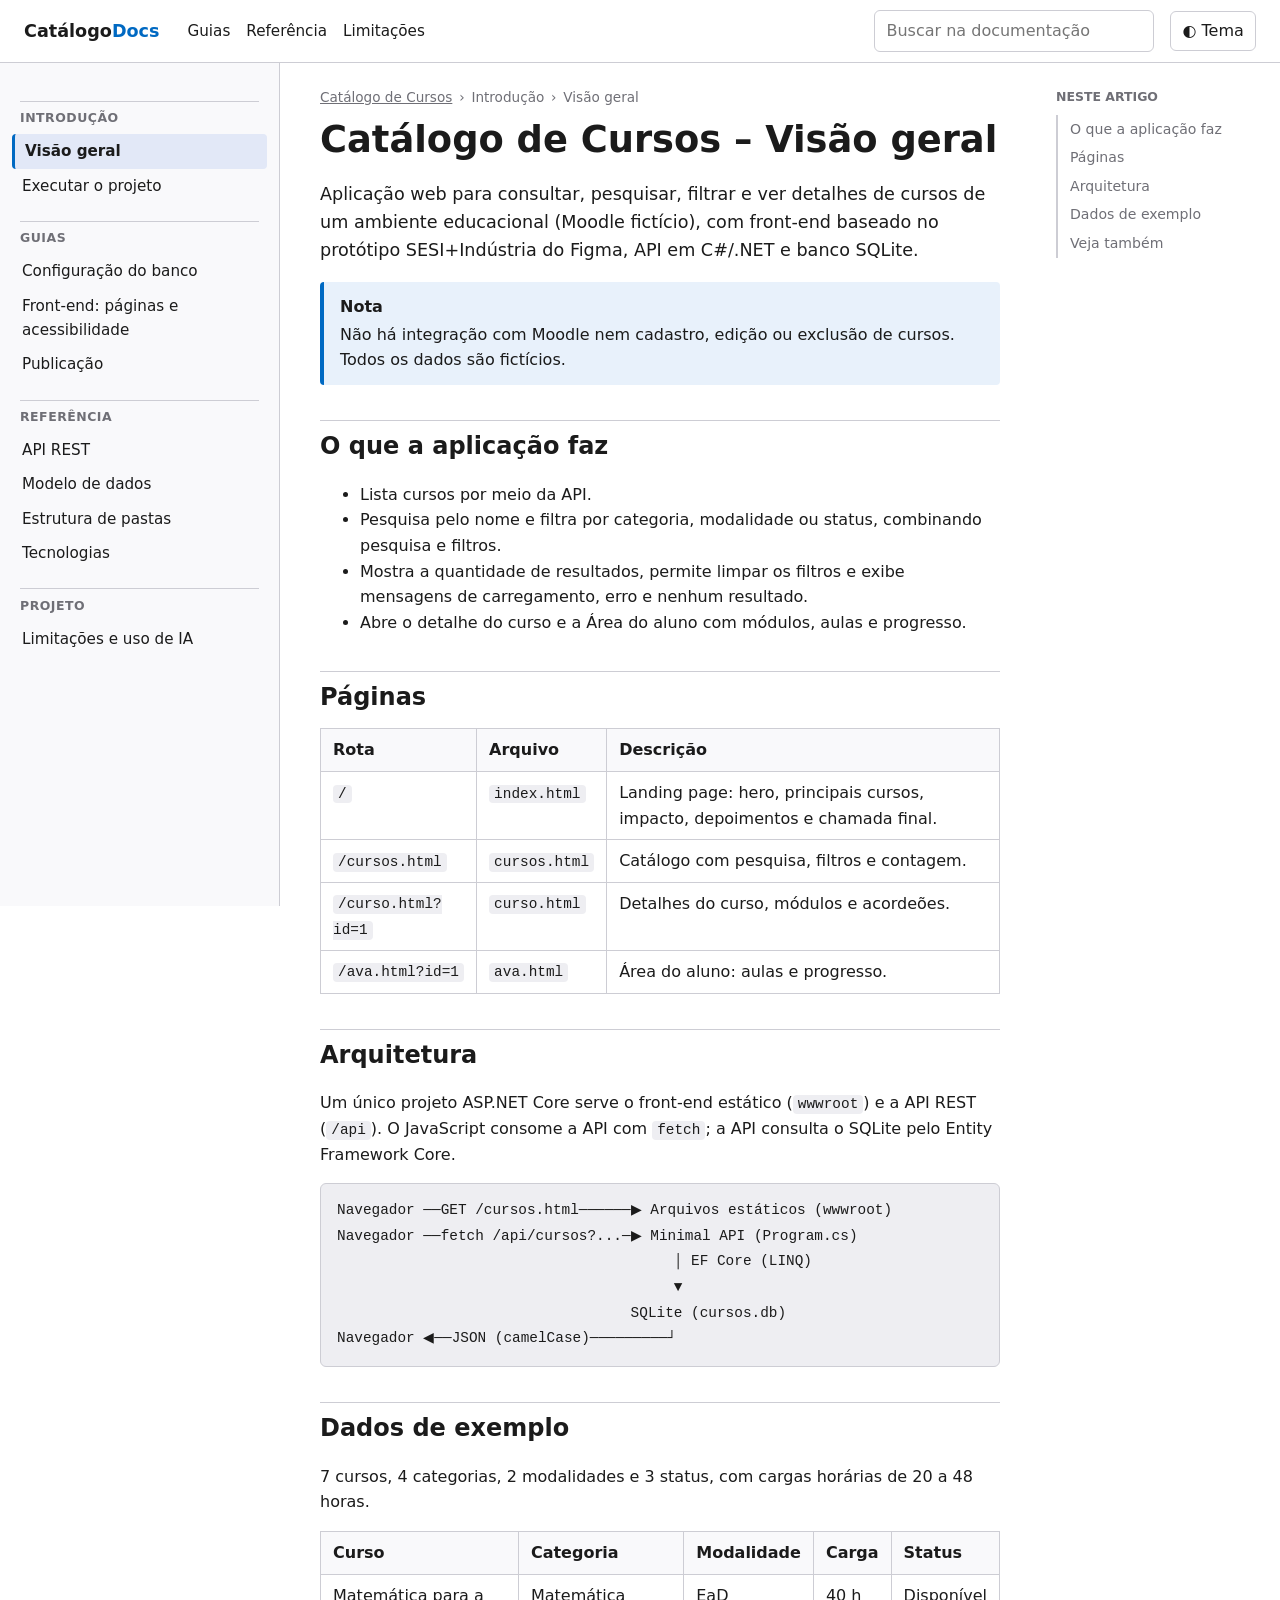
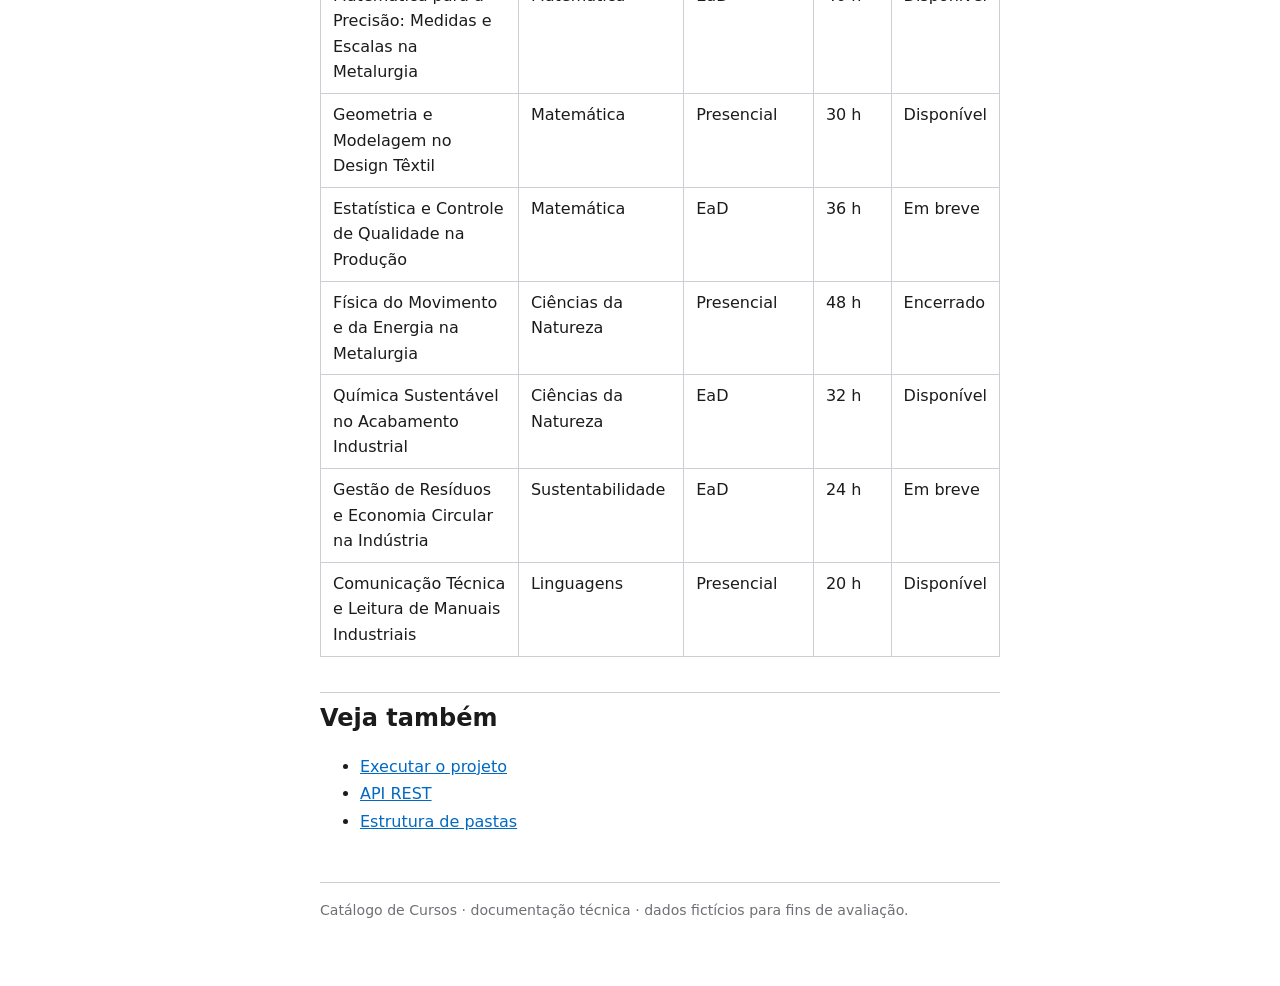
<file: docs/index.html>
<!doctype html>
<html lang="pt-BR">

<head>
  <meta charset="utf-8">
  <meta name="viewport" content="width=device-width,initial-scale=1">
  <title>Catálogo de Cursos – Documentação</title>
  <style>
    :root {
      --bg: #fff;
      --fg: #1b1b1b;
      --mut: #6f6f76;
      --link: #0069c2;
      --side: #f9f9fb;
      --line: #cdcdd4;
      --code: #eeeef2;
      --note: #e8f1fb;
      --noteb: #0069c2;
      --warn: #fdf3e1;
      --warnb: #c47d00;
      --hl: #e2e8f7
    }

    [data-theme=dark] {
      --bg: #1b1b1b;
      --fg: #fff;
      --mut: #b0b0b6;
      --link: #8cb4ff;
      --side: #222226;
      --line: #4a4a50;
      --code: #2b2b30;
      --note: #1d2a3c;
      --noteb: #8cb4ff;
      --warn: #33291a;
      --warnb: #f0b44d;
      --hl: #2c3550
    }

    @media(prefers-color-scheme:dark) {
      :root:not([data-theme=light]) {
        --bg: #1b1b1b;
        --fg: #fff;
        --mut: #b0b0b6;
        --link: #8cb4ff;
        --side: #222226;
        --line: #4a4a50;
        --code: #2b2b30;
        --note: #1d2a3c;
        --noteb: #8cb4ff;
        --warn: #33291a;
        --warnb: #f0b44d;
        --hl: #2c3550
      }
    }

    * {
      box-sizing: border-box
    }

    body {
      margin: 0;
      background: var(--bg);
      color: var(--fg);
      font: 16px/1.6 system-ui, -apple-system, "Segoe UI", sans-serif
    }

    a {
      color: var(--link)
    }

    :focus-visible {
      outline: 3px solid #1a73e8;
      outline-offset: 2px
    }

    header.top {
      position: sticky;
      top: 0;
      z-index: 10;
      display: flex;
      align-items: center;
      gap: 16px;
      padding: 10px 24px;
      background: var(--bg);
      border-bottom: 1px solid var(--line)
    }

    .logo {
      font-weight: 800;
      font-size: 1.1rem;
      text-decoration: none;
      color: var(--fg)
    }

    .logo span {
      color: var(--link)
    }

    .top nav {
      display: flex;
      gap: 16px;
      margin-left: 12px
    }

    .top nav a {
      color: var(--fg);
      text-decoration: none;
      font-size: .95rem
    }

    .top nav a:hover {
      text-decoration: underline
    }

    .top .sp {
      flex: 1
    }

    .top input {
      width: min(280px, 30vw);
      padding: .45rem .7rem;
      border: 1px solid var(--line);
      border-radius: 6px;
      background: var(--bg);
      color: var(--fg);
      font: inherit
    }

    .top button {
      border: 1px solid var(--line);
      background: var(--bg);
      color: var(--fg);
      border-radius: 6px;
      padding: .4rem .7rem;
      cursor: pointer;
      font: inherit
    }

    .layout {
      display: grid;
      grid-template-columns: 280px minmax(0, 1fr) 240px;
      max-width: 1500px;
      margin: auto
    }

    aside.side {
      background: var(--side);
      border-right: 1px solid var(--line);
      padding: 20px 12px;
      position: sticky;
      top: 57px;
      height: calc(100vh - 57px);
      overflow: auto
    }

    .side h2 {
      font-size: .78rem;
      text-transform: uppercase;
      letter-spacing: .04em;
      color: var(--mut);
      margin: 18px 8px 6px
    }

    .side ul {
      list-style: none;
      margin: 0;
      padding: 0
    }

    .side a {
      display: block;
      padding: 5px 10px;
      border-radius: 4px;
      color: var(--fg);
      text-decoration: none;
      font-size: .95rem
    }

    .side a:hover {
      background: var(--hl)
    }

    .side a[aria-current=page] {
      background: var(--hl);
      font-weight: 700;
      border-left: 3px solid var(--link)
    }

    main {
      padding: 24px 40px 64px;
      min-width: 0
    }

    .crumbs {
      font-size: .85rem;
      color: var(--mut)
    }

    .crumbs a {
      color: var(--mut)
    }

    .crumbs span+span::before {
      content: "›";
      margin: 0 .5em
    }

    h1 {
      font-size: 2.3rem;
      line-height: 1.2;
      margin: .6rem 0 1rem
    }

    h2 {
      font-size: 1.5rem;
      margin: 2.2rem 0 .6rem;
      padding-top: .4rem;
      border-top: 1px solid var(--line)
    }

    h3 {
      font-size: 1.15rem;
      margin: 1.6rem 0 .4rem
    }

    p.lead {
      font-size: 1.1rem
    }

    code {
      background: var(--code);
      padding: .1em .35em;
      border-radius: 4px;
      font: .9em ui-monospace, Menlo, Consolas, monospace
    }

    pre {
      background: var(--code);
      padding: 14px 16px;
      border-radius: 6px;
      overflow: auto;
      border: 1px solid var(--line)
    }

    pre code {
      padding: 0;
      background: none
    }

    table {
      border-collapse: collapse;
      width: 100%;
      margin: 12px 0;
      display: block;
      overflow-x: auto
    }

    th,
    td {
      border: 1px solid var(--line);
      padding: 8px 12px;
      text-align: left;
      vertical-align: top
    }

    th {
      background: var(--side)
    }

    .note,
    .warn {
      padding: 12px 16px;
      border-left: 4px solid var(--noteb);
      background: var(--note);
      border-radius: 4px;
      margin: 16px 0
    }

    .warn {
      border-color: var(--warnb);
      background: var(--warn)
    }

    .note strong:first-child,
    .warn strong:first-child {
      display: block;
      margin-bottom: 2px
    }

    .get {
      display: inline-block;
      background: #1f7a3d;
      color: #fff;
      font-weight: 700;
      font-size: .8rem;
      padding: 1px 8px;
      border-radius: 4px;
      margin-right: 6px
    }

    .see li {
      margin: 2px 0
    }

    aside.toc {
      padding: 24px 16px;
      position: sticky;
      top: 57px;
      height: calc(100vh - 57px);
      overflow: auto;
      font-size: .88rem
    }

    .toc h2 {
      font-size: .78rem;
      text-transform: uppercase;
      color: var(--mut);
      margin: 0 0 8px;
      border: 0;
      padding: 0
    }

    .toc ul {
      list-style: none;
      margin: 0;
      padding: 0;
      border-left: 2px solid var(--line)
    }

    .toc a {
      display: block;
      padding: 3px 12px;
      color: var(--mut);
      text-decoration: none
    }

    .toc a:hover {
      color: var(--link)
    }

    footer {
      border-top: 1px solid var(--line);
      margin-top: 48px;
      padding-top: 16px;
      color: var(--mut);
      font-size: .88rem
    }

    @media(max-width:1100px) {
      .layout {
        grid-template-columns: 260px minmax(0, 1fr)
      }

      aside.toc {
        display: none
      }
    }

    @media(max-width:760px) {
      .layout {
        grid-template-columns: 1fr
      }

      aside.side {
        position: static;
        height: auto;
        border-right: 0;
        border-bottom: 1px solid var(--line)
      }

      main {
        padding: 20px
      }

      .top nav {
        display: none
      }

      .top input {
        width: 100%
      }
    }
  </style>
</head>

<body>
  <header class="top">
    <a class="logo" href="#/visao-geral">Catálogo<span>Docs</span></a>
    <nav aria-label="Atalhos"><a href="#/execucao">Guias</a><a href="#/api">Referência</a><a
        href="#/limitacoes">Limitações</a></nav>
    <span class="sp"></span>
    <label class="sr" for="q" style="position:absolute;left:-999px">Buscar na documentação</label>
    <input id="q" type="search" placeholder="Buscar na documentação" autocomplete="off">
    <button id="tema" type="button" aria-label="Alternar tema claro/escuro">◐ Tema</button>
  </header>

  <div class="layout">
    <aside class="side" aria-label="Navegação da documentação">
      <h2>Introdução</h2>
      <ul>
        <li><a href="#/visao-geral">Visão geral</a></li>
        <li><a href="#/execucao">Executar o projeto</a></li>
      </ul>
      <h2>Guias</h2>
      <ul>
        <li><a href="#/banco">Configuração do banco</a></li>
        <li><a href="#/frontend">Front-end: páginas e acessibilidade</a></li>
        <li><a href="#/publicacao">Publicação</a></li>
      </ul>
      <h2>Referência</h2>
      <ul>
        <li><a href="#/api">API REST</a></li>
        <li><a href="#/modelo">Modelo de dados</a></li>
        <li><a href="#/estrutura">Estrutura de pastas</a></li>
        <li><a href="#/tecnologias">Tecnologias</a></li>
      </ul>
      <h2>Projeto</h2>
      <ul>
        <li><a href="#/limitacoes">Limitações e uso de IA</a></li>
      </ul>
    </aside>

    <main id="conteudo">
      <nav class="crumbs" id="crumbs" aria-label="Trilha de navegação"></nav>

      <article class="page" id="visao-geral" data-sec="Introdução" data-title="Visão geral">
        <h1>Catálogo de Cursos – Visão geral</h1>
        <p class="lead">Aplicação web para consultar, pesquisar, filtrar e ver detalhes de cursos de um ambiente
          educacional (Moodle fictício), com front-end baseado no protótipo SESI+Indústria do Figma, API em C#/.NET e
          banco SQLite.</p>
        <div class="note"><strong>Nota</strong>Não há integração com Moodle nem cadastro, edição ou exclusão de cursos.
          Todos os dados são fictícios.</div>
        <h2 id="o-que-faz">O que a aplicação faz</h2>
        <ul>
          <li>Lista cursos por meio da API.</li>
          <li>Pesquisa pelo nome e filtra por categoria, modalidade ou status, combinando pesquisa e filtros.</li>
          <li>Mostra a quantidade de resultados, permite limpar os filtros e exibe mensagens de carregamento, erro e
            nenhum resultado.</li>
          <li>Abre o detalhe do curso e a Área do aluno com módulos, aulas e progresso.</li>
        </ul>
        <h2 id="paginas">Páginas</h2>
        <table>
          <thead>
            <tr>
              <th>Rota</th>
              <th>Arquivo</th>
              <th>Descrição</th>
            </tr>
          </thead>
          <tbody>
            <tr>
              <td><code>/</code></td>
              <td><code>index.html</code></td>
              <td>Landing page: hero, principais cursos, impacto, depoimentos e chamada final.</td>
            </tr>
            <tr>
              <td><code>/cursos.html</code></td>
              <td><code>cursos.html</code></td>
              <td>Catálogo com pesquisa, filtros e contagem.</td>
            </tr>
            <tr>
              <td><code>/curso.html?id=1</code></td>
              <td><code>curso.html</code></td>
              <td>Detalhes do curso, módulos e acordeões.</td>
            </tr>
            <tr>
              <td><code>/ava.html?id=1</code></td>
              <td><code>ava.html</code></td>
              <td>Área do aluno: aulas e progresso.</td>
            </tr>
          </tbody>
        </table>
        <h2 id="arquitetura">Arquitetura</h2>
        <p>Um único projeto ASP.NET Core serve o front-end estático (<code>wwwroot</code>) e a API REST
          (<code>/api</code>). O JavaScript consome a API com <code>fetch</code>; a API consulta o SQLite pelo Entity
          Framework Core.</p>
        <pre><code>Navegador ──GET /cursos.html──────▶ Arquivos estáticos (wwwroot)
Navegador ──fetch /api/cursos?...─▶ Minimal API (Program.cs)
                                       │ EF Core (LINQ)
                                       ▼
                                  SQLite (cursos.db)
Navegador ◀──JSON (camelCase)─────────┘</code></pre>
        <h2 id="dados">Dados de exemplo</h2>
        <p>7 cursos, 4 categorias, 2 modalidades e 3 status, com cargas horárias de 20 a 48 horas.</p>
        <table>
          <thead>
            <tr>
              <th>Curso</th>
              <th>Categoria</th>
              <th>Modalidade</th>
              <th>Carga</th>
              <th>Status</th>
            </tr>
          </thead>
          <tbody>
            <tr>
              <td>Matemática para a Precisão: Medidas e Escalas na Metalurgia</td>
              <td>Matemática</td>
              <td>EaD</td>
              <td>40 h</td>
              <td>Disponível</td>
            </tr>
            <tr>
              <td>Geometria e Modelagem no Design Têxtil</td>
              <td>Matemática</td>
              <td>Presencial</td>
              <td>30 h</td>
              <td>Disponível</td>
            </tr>
            <tr>
              <td>Estatística e Controle de Qualidade na Produção</td>
              <td>Matemática</td>
              <td>EaD</td>
              <td>36 h</td>
              <td>Em breve</td>
            </tr>
            <tr>
              <td>Física do Movimento e da Energia na Metalurgia</td>
              <td>Ciências da Natureza</td>
              <td>Presencial</td>
              <td>48 h</td>
              <td>Encerrado</td>
            </tr>
            <tr>
              <td>Química Sustentável no Acabamento Industrial</td>
              <td>Ciências da Natureza</td>
              <td>EaD</td>
              <td>32 h</td>
              <td>Disponível</td>
            </tr>
            <tr>
              <td>Gestão de Resíduos e Economia Circular na Indústria</td>
              <td>Sustentabilidade</td>
              <td>EaD</td>
              <td>24 h</td>
              <td>Em breve</td>
            </tr>
            <tr>
              <td>Comunicação Técnica e Leitura de Manuais Industriais</td>
              <td>Linguagens</td>
              <td>Presencial</td>
              <td>20 h</td>
              <td>Disponível</td>
            </tr>
          </tbody>
        </table>
        <h2 id="ver-tambem">Veja também</h2>
        <ul class="see">
          <li><a href="#/execucao">Executar o projeto</a></li>
          <li><a href="#/api">API REST</a></li>
          <li><a href="#/estrutura">Estrutura de pastas</a></li>
        </ul>
      </article>

      <article class="page" id="execucao" data-sec="Introdução" data-title="Executar o projeto" hidden>
        <h1>Executar o projeto</h1>
        <p class="lead">Como rodar a aplicação localmente, com ou sem Docker.</p>
        <h2 id="requisitos">Requisitos</h2>
        <ul>
          <li><a href="https://dotnet.microsoft.com/download">.NET 8 SDK</a> (confira com <code>dotnet --version</code>;
            deve começar com <code>8.</code>).</li>
          <li>Internet na primeira execução, para restaurar o pacote do EF Core.</li>
        </ul>
        <h2 id="dotnet-run">Com o .NET</h2>
        <pre><code>cd CursosApp
dotnet run</code></pre>
        <p>Abra a URL exibida no terminal (por exemplo, <code>http://localhost:5000</code>). O banco é criado e populado
          automaticamente.</p>
        <div class="warn"><strong>Atenção</strong>Abra o site pelo endereço do <code>dotnet run</code>. Abrir
          <code>index.html</code> direto do disco impede o carregamento dos cursos, pois o front-end depende da API.
        </div>
        <h2 id="docker">Com Docker</h2>
        <pre><code>docker build -t cursos-app .
docker run -p 8080:8080 cursos-app</code></pre>
        <p>Acesse <code>http://localhost:8080</code>.</p>
        <h2 id="porta">Mudar a porta</h2>
        <pre><code>dotnet run --urls http://localhost:5050</code></pre>
        <h2 id="ver-tambem-exec">Veja também</h2>
        <ul class="see">
          <li><a href="#/banco">Configuração do banco</a></li>
          <li><a href="#/publicacao">Publicação</a></li>
        </ul>
      </article>

      <article class="page" id="banco" data-sec="Guias" data-title="Configuração do banco" hidden>
        <h1>Configuração do banco</h1>
        <p class="lead">O projeto usa SQLite, banco relacional de código aberto em um único arquivo, sem servidor.</p>
        <h2 id="criacao">Criação e carga inicial</h2>
        <p>Na inicialização, <code>Program.cs</code> chama <code>EnsureCreated()</code>, que cria <code>cursos.db</code>
          e as tabelas se não existirem, e <code>Seed.Run(db)</code>, que insere os cursos fictícios apenas se a tabela
          estiver vazia.</p>
        <h2 id="connection">Connection string</h2>
        <table>
          <thead>
            <tr>
              <th>Item</th>
              <th>Valor</th>
            </tr>
          </thead>
          <tbody>
            <tr>
              <td>Padrão</td>
              <td><code>Data Source=cursos.db</code></td>
            </tr>
            <tr>
              <td>Variável de ambiente</td>
              <td><code>ConnectionStrings__Default</code></td>
            </tr>
          </tbody>
        </table>
        <h2 id="zerar">Zerar os dados</h2>
        <p>Pare o servidor, apague <code>cursos.db</code> e rode de novo. Isso também é necessário depois de alterar o
          seed em <code>Data.cs</code>.</p>
        <div class="note"><strong>Nota</strong>Não há migrations: o esquema é criado por <code>EnsureCreated</code>.
          Para evoluir o esquema, adote <code>dotnet ef migrations add</code>.</div>
        <h2 id="ver-tambem-banco">Veja também</h2>
        <ul class="see">
          <li><a href="#/modelo">Modelo de dados</a></li>
        </ul>
      </article>

      <article class="page" id="frontend" data-sec="Guias" data-title="Front-end: páginas e acessibilidade" hidden>
        <h1>Front-end: páginas e acessibilidade</h1>
        <p class="lead">HTML, CSS e JavaScript puros, sem frameworks, seguindo o protótipo do Figma (Open Sans, vermelho
          SESI, bege e vinho).</p>
        <h2 id="js">Organização do JavaScript</h2>
        <p>O arquivo <code>wwwroot/js/app.js</code> é compartilhado por todas as páginas. O atributo
          <code>data-page</code> do <code>&lt;body&gt;</code> define qual função executa:</p>
        <table>
          <thead>
            <tr>
              <th>data-page</th>
              <th>Função</th>
              <th>Responsabilidade</th>
            </tr>
          </thead>
          <tbody>
            <tr>
              <td><code>home</code></td>
              <td><code>home()</code></td>
              <td>Carrossel de cursos e depoimentos.</td>
            </tr>
            <tr>
              <td><code>catalogo</code></td>
              <td><code>catalogo()</code></td>
              <td>Pesquisa, filtros, contagem e estados de interface.</td>
            </tr>
            <tr>
              <td><code>curso</code></td>
              <td><code>curso()</code></td>
              <td>Detalhe do curso e barra fixa.</td>
            </tr>
            <tr>
              <td><code>ava</code></td>
              <td><code>ava()</code></td>
              <td>Aulas, busca e progresso (salvo em <code>localStorage</code>).</td>
            </tr>
          </tbody>
        </table>
        <h2 id="estados">Estados de interface</h2>
        <p>Carregando (<code>role="status"</code>), erro (<code>role="alert"</code> com botão “Tentar novamente”),
          nenhum resultado e sucesso com a contagem em uma região <code>aria-live</code>.</p>
        <h2 id="responsividade">Responsividade</h2>
        <p>CSS Grid com <code>auto-fill</code>/<code>auto-fit</code>, Flexbox, carrosséis com <code>scroll-snap</code> e
          uma única coluna abaixo de 800 px.</p>
        <h2 id="acessibilidade">Decisões de acessibilidade</h2>
        <ul>
          <li>HTML semântico e link “Ir para o conteúdo”.</li>
          <li>Campos com <code>label</code>, foco visível e <code>aria-current</code> na aula atual.</li>
          <li>Acordeões com <code>&lt;details&gt;</code> e carrosséis acessíveis por teclado, com botões rotulados.</li>
          <li>Status e progresso também em texto, não só por cor; <code>alt</code> nas imagens informativas.</li>
          <li>Respeito a <code>prefers-reduced-motion</code>.</li>
        </ul>
        <h2 id="ver-tambem-front">Veja também</h2>
        <ul class="see">
          <li><a href="#/estrutura">Estrutura de pastas</a></li>
          <li><a href="#/api">API REST</a></li>
        </ul>
      </article>

      <article class="page" id="publicacao" data-sec="Guias" data-title="Publicação" hidden>
        <h1>Publicação</h1>
        <p class="lead">Como gerar os arquivos de publicação e colocar a aplicação no ar gratuitamente.</p>
        <h2 id="zip">Arquivos de publicação (ZIP)</h2>
        <pre><code>dotnet publish -c Release -o publish</code></pre>
        <p>Compacte a pasta <code>publish</code> em um arquivo ZIP.</p>
        <h2 id="render">Render (Docker)</h2>
        <ol>
          <li>Suba o projeto no GitHub.</li>
          <li>No Render, escolha <strong>New → Web Service</strong> e conecte o repositório.</li>
          <li>Selecione <strong>Docker</strong> e o plano <strong>Free</strong>, e crie o serviço.</li>
          <li>Se não responder, defina a variável <code>PORT=8080</code>.</li>
        </ol>
        <div class="warn"><strong>Atenção</strong>No plano gratuito do Render o serviço dorme após cerca de 15 minutos
          sem acesso, e o primeiro acesso seguinte pode levar cerca de um minuto. Confira os limites atuais na página de
          preços.</div>
        <p>O banco é recriado e repopulado a cada reinício, o que não afeta a aplicação, pois os cursos vêm do seed.</p>
        <h2 id="ver-tambem-pub">Veja também</h2>
        <ul class="see">
          <li><a href="#/banco">Configuração do banco</a></li>
          <li><a href="#/limitacoes">Limitações conhecidas</a></li>
        </ul>
      </article>

      <article class="page" id="api" data-sec="Referência" data-title="API REST" hidden>
        <h1>API REST</h1>
        <p class="lead">Três endpoints de leitura, em JSON com propriedades em <code>camelCase</code>. Implementados em
          <code>Program.cs</code> com Minimal API.</p>
        <h2 id="listar"><span class="get">GET</span>/api/cursos</h2>
        <p>Lista os cursos, com pesquisa e filtros combináveis.</p>
        <h3>Sintaxe</h3>
        <pre><code>GET /api/cursos?busca=&amp;categoria=&amp;modalidade=&amp;status=</code></pre>
        <h3>Parâmetros</h3>
        <table>
          <thead>
            <tr>
              <th>Nome</th>
              <th>Tipo</th>
              <th>Descrição</th>
            </tr>
          </thead>
          <tbody>
            <tr>
              <td><code>busca</code></td>
              <td>string, opcional</td>
              <td>Texto procurado no nome completo e no nome breve, sem distinção de maiúsculas e acentos.</td>
            </tr>
            <tr>
              <td><code>categoria</code></td>
              <td>string, opcional</td>
              <td>Igualdade exata, por exemplo <code>Matemática</code>.</td>
            </tr>
            <tr>
              <td><code>modalidade</code></td>
              <td>string, opcional</td>
              <td><code>EaD</code> ou <code>Presencial</code>.</td>
            </tr>
            <tr>
              <td><code>status</code></td>
              <td>string, opcional</td>
              <td><code>Disponível</code>, <code>Em breve</code> ou <code>Encerrado</code>.</td>
            </tr>
          </tbody>
        </table>
        <h3>Valor retornado</h3>
        <p><strong>200 OK</strong> com o total e a lista, ordenada pelo nome.</p>
        <pre><code>{
  "total": 1,
  "itens": [{
    "id": 1,
    "nomeCompleto": "Matemática para a Precisão: Medidas e Escalas na Metalurgia",
    "nomeBreve": "Matemática da Precisão",
    "resumo": "Aplicação de grandezas, proporções e escalas...",
    "categoria": "Matemática",
    "modalidade": "EaD",
    "cargaHoraria": 40,
    "status": "Disponível",
    "imagemUrl": "/img/hero-image.jpg",
    "dataDisponibilizacao": "2026-01-05"
  }]
}</code></pre>
        <h3>Exemplo</h3>
        <pre><code>GET /api/cursos?busca=matematica&amp;modalidade=EaD&amp;status=Dispon%C3%ADvel</code></pre>
        <h2 id="detalhe"><span class="get">GET</span>/api/cursos/{id}</h2>
        <p>Retorna um curso com seus módulos e aulas.</p>
        <table>
          <thead>
            <tr>
              <th>Status</th>
              <th>Significado</th>
            </tr>
          </thead>
          <tbody>
            <tr>
              <td><code>200</code></td>
              <td>Curso encontrado.</td>
            </tr>
            <tr>
              <td><code>404</code></td>
              <td>Não existe curso com o <code>id</code> informado.</td>
            </tr>
          </tbody>
        </table>
        <pre><code>{
  "id": 1, "nomeCompleto": "...", "nomeBreve": "...", "descricao": "...",
  "categoria": "Matemática", "modalidade": "EaD", "cargaHoraria": 40,
  "publicoAlvo": "...", "status": "Disponível", "certificacao": "SESI",
  "imagemUrl": "/img/hero-image.jpg", "dataDisponibilizacao": "2026-01-05",
  "modulos": [{ "ordem": 1, "titulo": "Introdução", "descricao": "...",
    "aulas": [{ "id": 1, "titulo": "Introdução", "conteudo": "..." }] }]
}</code></pre>
        <h2 id="filtros"><span class="get">GET</span>/api/filtros</h2>
        <p>Retorna os valores existentes para preencher os filtros.</p>
        <pre><code>{ "categorias": ["Ciências da Natureza", "Linguagens", "Matemática", "Sustentabilidade"],
  "modalidades": ["EaD", "Presencial"],
  "status": ["Disponível", "Em breve", "Encerrado"] }</code></pre>
        <div class="note"><strong>Nota</strong>A pesquisa normaliza o texto (remove acentos e converte para minúsculas),
          então “matematica” encontra “Matemática”. A filtragem é feita em memória, adequada para um catálogo pequeno.
        </div>
        <h2 id="ver-tambem-api">Veja também</h2>
        <ul class="see">
          <li><a href="#/modelo">Modelo de dados</a></li>
          <li><a href="#/frontend">Front-end</a></li>
        </ul>
      </article>

      <article class="page" id="modelo" data-sec="Referência" data-title="Modelo de dados" hidden>
        <h1>Modelo de dados</h1>
        <p class="lead">Três entidades mapeadas pelo Entity Framework Core em <code>Data.cs</code>. Um curso tem vários
          módulos, e um módulo tem várias aulas.</p>
        <h2 id="curso">Curso</h2>
        <table>
          <thead>
            <tr>
              <th>Campo</th>
              <th>Tipo</th>
              <th>Descrição</th>
            </tr>
          </thead>
          <tbody>
            <tr>
              <td><code>Id</code></td>
              <td>int</td>
              <td>Chave primária.</td>
            </tr>
            <tr>
              <td><code>NomeCompleto</code>, <code>NomeBreve</code></td>
              <td>string</td>
              <td>Nomes do curso.</td>
            </tr>
            <tr>
              <td><code>Resumo</code>, <code>Descricao</code></td>
              <td>string</td>
              <td>Texto curto (cartões) e descrição completa.</td>
            </tr>
            <tr>
              <td><code>Categoria</code>, <code>Modalidade</code>, <code>Status</code></td>
              <td>string</td>
              <td>Valores de filtro.</td>
            </tr>
            <tr>
              <td><code>CargaHoraria</code></td>
              <td>int</td>
              <td>Horas.</td>
            </tr>
            <tr>
              <td><code>PublicoAlvo</code>, <code>Certificacao</code></td>
              <td>string</td>
              <td>Público e certificadora (padrão <code>SESI</code>).</td>
            </tr>
            <tr>
              <td><code>ImagemUrl</code></td>
              <td>string</td>
              <td>Imagem de apresentação.</td>
            </tr>
            <tr>
              <td><code>DataDisponibilizacao</code></td>
              <td>DateOnly?</td>
              <td>Opcional.</td>
            </tr>
          </tbody>
        </table>
        <h2 id="modulo">Modulo</h2>
        <table>
          <thead>
            <tr>
              <th>Campo</th>
              <th>Tipo</th>
              <th>Descrição</th>
            </tr>
          </thead>
          <tbody>
            <tr>
              <td><code>Id</code>, <code>CursoId</code></td>
              <td>int</td>
              <td>Chave e referência ao curso.</td>
            </tr>
            <tr>
              <td><code>Ordem</code></td>
              <td>int</td>
              <td>Posição no curso.</td>
            </tr>
            <tr>
              <td><code>Titulo</code>, <code>Descricao</code></td>
              <td>string</td>
              <td>Título e descrição do módulo.</td>
            </tr>
          </tbody>
        </table>
        <h2 id="aula">Aula</h2>
        <table>
          <thead>
            <tr>
              <th>Campo</th>
              <th>Tipo</th>
              <th>Descrição</th>
            </tr>
          </thead>
          <tbody>
            <tr>
              <td><code>Id</code>, <code>ModuloId</code></td>
              <td>int</td>
              <td>Chave e referência ao módulo.</td>
            </tr>
            <tr>
              <td><code>Ordem</code></td>
              <td>int</td>
              <td>Posição no módulo.</td>
            </tr>
            <tr>
              <td><code>Titulo</code>, <code>Conteudo</code></td>
              <td>string</td>
              <td>Título e texto da aula.</td>
            </tr>
          </tbody>
        </table>
        <div class="note"><strong>Nota</strong>Todo curso tem um módulo “Introdução” (aulas: Introdução, Boas práticas e
          Extras) e mais três módulos, cada um com vídeo-aula, leitura com exercícios e avaliação.</div>
        <h2 id="ver-tambem-modelo">Veja também</h2>
        <ul class="see">
          <li><a href="#/banco">Configuração do banco</a></li>
          <li><a href="#/api">API REST</a></li>
        </ul>
      </article>

      <article class="page" id="estrutura" data-sec="Referência" data-title="Estrutura de pastas" hidden>
        <h1>Estrutura de pastas</h1>
        <p class="lead">Onde fica cada arquivo, com caminhos relativos à pasta <code>CursosApp</code>.</p>
        <pre><code>CursosApp/
├── CursosApp.csproj     configuração do projeto .NET e pacotes
├── Program.cs           inicialização e endpoints da API
├── Data.cs              modelos, DbContext e seed dos cursos
├── Dockerfile           publicação com Docker
├── .gitignore
├── README.md · USO_DE_IA.md
├── docs/                TECNOLOGIAS.md e esta documentação (index.html)
├── cursos.db            banco SQLite (criado ao executar)
└── wwwroot/             arquivos servidos ao navegador
    ├── index.html · cursos.html · curso.html · ava.html
    ├── css/style.css
    ├── js/app.js
    ├── fonts/           OpenSans.ttf e licença
    └── img/             3 JPG e 22 SVG (ícones e logos do Figma)</code></pre>
        <h2 id="onde-mexer">Onde alterar cada coisa</h2>
        <table>
          <thead>
            <tr>
              <th>Quero mudar…</th>
              <th>Arquivo</th>
            </tr>
          </thead>
          <tbody>
            <tr>
              <td>Cursos, módulos e aulas de exemplo</td>
              <td><code>Data.cs</code> (classe <code>Seed</code>)</td>
            </tr>
            <tr>
              <td>Campos de um curso</td>
              <td><code>Data.cs</code> (classes <code>Curso</code>, <code>Modulo</code>, <code>Aula</code>)</td>
            </tr>
            <tr>
              <td>Busca, filtros e endpoints</td>
              <td><code>Program.cs</code></td>
            </tr>
            <tr>
              <td>Cores, fontes e responsividade</td>
              <td><code>wwwroot/css/style.css</code> (variáveis em <code>:root</code>)</td>
            </tr>
            <tr>
              <td>Cabeçalho, rodapé, depoimentos e lógica das páginas</td>
              <td><code>wwwroot/js/app.js</code></td>
            </tr>
          </tbody>
        </table>
        <div class="note"><strong>Nota</strong>O conteúdo de <code>wwwroot</code> é servido na raiz:
          <code>wwwroot/img/star.svg</code> responde em <code>/img/star.svg</code>.</div>
        <h2 id="ver-tambem-est">Veja também</h2>
        <ul class="see">
          <li><a href="#/tecnologias">Tecnologias</a></li>
        </ul>
      </article>

      <article class="page" id="tecnologias" data-sec="Referência" data-title="Tecnologias" hidden>
        <h1>Tecnologias</h1>
        <p class="lead">Linguagem, framework, ORM e banco são de código aberto.</p>
        <table>
          <thead>
            <tr>
              <th>Camada</th>
              <th>Tecnologia</th>
              <th>Uso no projeto</th>
            </tr>
          </thead>
          <tbody>
            <tr>
              <td>Linguagem</td>
              <td>C# 12 / .NET 8</td>
              <td>Back-end; top-level statements, <code>DateOnly</code>, LINQ.</td>
            </tr>
            <tr>
              <td>Web/API</td>
              <td>ASP.NET Core 8 (Minimal API)</td>
              <td>Endpoints em <code>/api</code> e arquivos estáticos (<code>UseDefaultFiles</code>,
                <code>UseStaticFiles</code>).</td>
            </tr>
            <tr>
              <td>ORM</td>
              <td>Entity Framework Core 8</td>
              <td><code>AsNoTracking</code>, <code>Include/ThenInclude</code>, <code>EnsureCreated</code> e seed.</td>
            </tr>
            <tr>
              <td>Banco</td>
              <td>SQLite</td>
              <td>Arquivo <code>cursos.db</code>, sem servidor.</td>
            </tr>
            <tr>
              <td>Front-end</td>
              <td>HTML5, CSS3, JavaScript</td>
              <td>Semântica e ARIA, Grid/Flex, <code>scroll-snap</code>, <code>fetch</code>, <code>async/await</code>.
              </td>
            </tr>
            <tr>
              <td>Tipografia</td>
              <td>Open Sans (SIL OFL)</td>
              <td>Fonte variável fornecida no Figma.</td>
            </tr>
            <tr>
              <td>Publicação</td>
              <td>Docker</td>
              <td>Build em dois estágios (SDK e runtime).</td>
            </tr>
            <tr>
              <td>Versionamento</td>
              <td>Git e GitHub</td>
              <td><code>.gitignore</code> exclui <code>bin/</code>, <code>obj/</code>, <code>publish/</code> e
                <code>*.db</code>.</td>
            </tr>
          </tbody>
        </table>
        <h2 id="decisoes">Decisões</h2>
        <table>
          <thead>
            <tr>
              <th>Decisão</th>
              <th>Motivo</th>
            </tr>
          </thead>
          <tbody>
            <tr>
              <td>Minimal API</td>
              <td>API pequena, menos código.</td>
            </tr>
            <tr>
              <td>Um projeto para API e front-end</td>
              <td>Execução simples e sem CORS.</td>
            </tr>
            <tr>
              <td>JavaScript puro</td>
              <td>Sem etapa de build, fácil de avaliar.</td>
            </tr>
            <tr>
              <td>SQLite</td>
              <td>Sem configuração; PostgreSQL seria a alternativa para persistência em nuvem.</td>
            </tr>
          </tbody>
        </table>
        <p>O detalhamento completo está em <code>docs/TECNOLOGIAS.md</code>.</p>
        <h2 id="ver-tambem-tec">Veja também</h2>
        <ul class="see">
          <li><a href="#/api">API REST</a></li>
          <li><a href="#/publicacao">Publicação</a></li>
        </ul>
      </article>

      <article class="page" id="limitacoes" data-sec="Projeto" data-title="Limitações e uso de IA" hidden>
        <h1>Limitações e uso de IA</h1>
        <h2 id="limitacoes-conhecidas">Limitações conhecidas</h2>
        <ul>
          <li>O design foi feito a partir de capturas do Figma, não do arquivo; espaçamentos e detalhes podem diferir.
          </li>
          <li>Só 3 fotos foram fornecidas, então elas se repetem entre os cursos. O vídeo do hero não foi fornecido
            (imagem estática).</li>
          <li>“Matricule-se” abre a Área do aluno em modo de demonstração, sem login; o progresso fica no
            <code>localStorage</code> do navegador.</li>
          <li>Links do rodapé (termos, redes sociais) são ilustrativos.</li>
          <li>Sem migrations, paginação e testes automatizados; a integração com Moodle não foi feita.</li>
          <li>Em contêiner, o SQLite é recriado a cada reinício.</li>
        </ul>
        <h2 id="uso-de-ia">Uso de Inteligência Artificial</h2>
        <p>O Claude (Anthropic) foi usado para gerar a base do código e adequá-la ao enunciado e ao Figma. Finalidade,
          prompts, validação e erros encontrados estão em <code>USO_DE_IA.md</code>.</p>
        <h2 id="ver-tambem-lim">Veja também</h2>
        <ul class="see">
          <li><a href="#/visao-geral">Visão geral</a></li>
        </ul>
      </article>

      <footer>Catálogo de Cursos · documentação técnica · dados fictícios para fins de avaliação.</footer>
    </main>

    <aside class="toc" aria-label="Neste artigo">
      <h2>Neste artigo</h2>
      <ul id="toc"></ul>
    </aside>
  </div>

  <script>
    (function () {
      var pages = [].slice.call(document.querySelectorAll("article.page")),
        links = [].slice.call(document.querySelectorAll(".side a")), q = document.getElementById("q");
      function show() {
        var id = (location.hash.replace(/^#\//, "") || "visao-geral"),
          a = pages.filter(function (p) { return p.id === id })[0] || pages[0];
        pages.forEach(function (p) { p.hidden = p !== a });
        links.forEach(function (l) { l.getAttribute("href") === "#/" + a.id ? l.setAttribute("aria-current", "page") : l.removeAttribute("aria-current") });
        document.title = a.dataset.title + " – Catálogo de Cursos";
        document.getElementById("crumbs").innerHTML = '<span><a href="#/visao-geral">Catálogo de Cursos</a></span><span>' + a.dataset.sec + '</span><span aria-current="page">' + a.dataset.title + '</span>';
        document.getElementById("toc").innerHTML = [].slice.call(a.querySelectorAll("h2")).map(function (h) {
          return '<li><a href="#' + h.id + '" data-t="' + h.id + '">' + h.textContent.replace(/^GET/, "GET ") + '</a></li>'
        }).join("");
        window.scrollTo(0, 0);
      }
      document.getElementById("toc").addEventListener("click", function (e) {
        var t = e.target.closest("a[data-t]"); if (!t) return; e.preventDefault();
        var el = document.getElementById(t.dataset.t); el.scrollIntoView({ behavior: matchMedia("(prefers-reduced-motion:reduce)").matches ? "auto" : "smooth" });
      });
      q.addEventListener("input", function () {
        var v = q.value.toLowerCase().normalize("NFD").replace(/[\u0300-\u036f]/g, "");
        links.forEach(function (l) {
          var t = l.textContent.toLowerCase().normalize("NFD").replace(/[\u0300-\u036f]/g, "");
          l.parentNode.style.display = t.indexOf(v) > -1 ? "" : "none"
        });
      });
      document.getElementById("tema").onclick = function () {
        var r = document.documentElement, dark = r.dataset.theme ? r.dataset.theme === "dark" : matchMedia("(prefers-color-scheme:dark)").matches;
        r.dataset.theme = dark ? "light" : "dark";
      };
      window.addEventListener("hashchange", show); show();
    })();
  </script>
</body>

</html>
</file>
